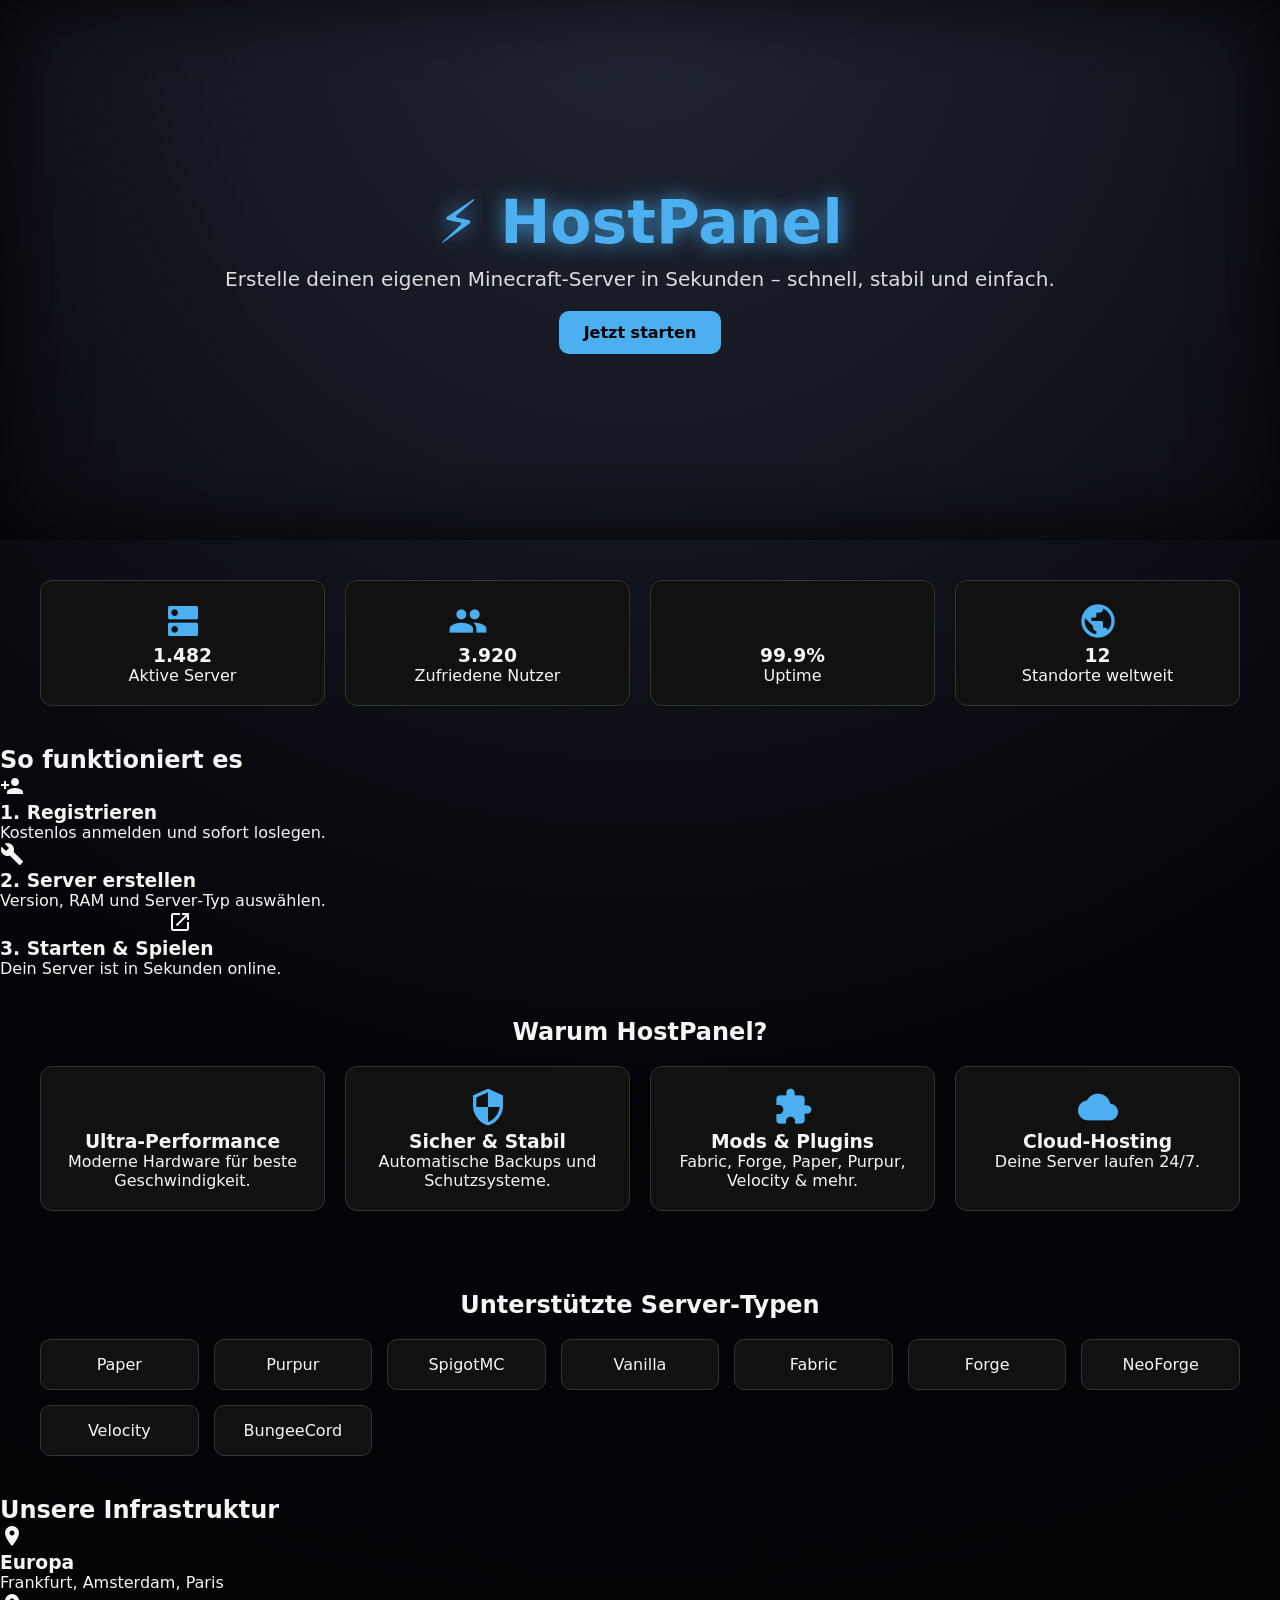
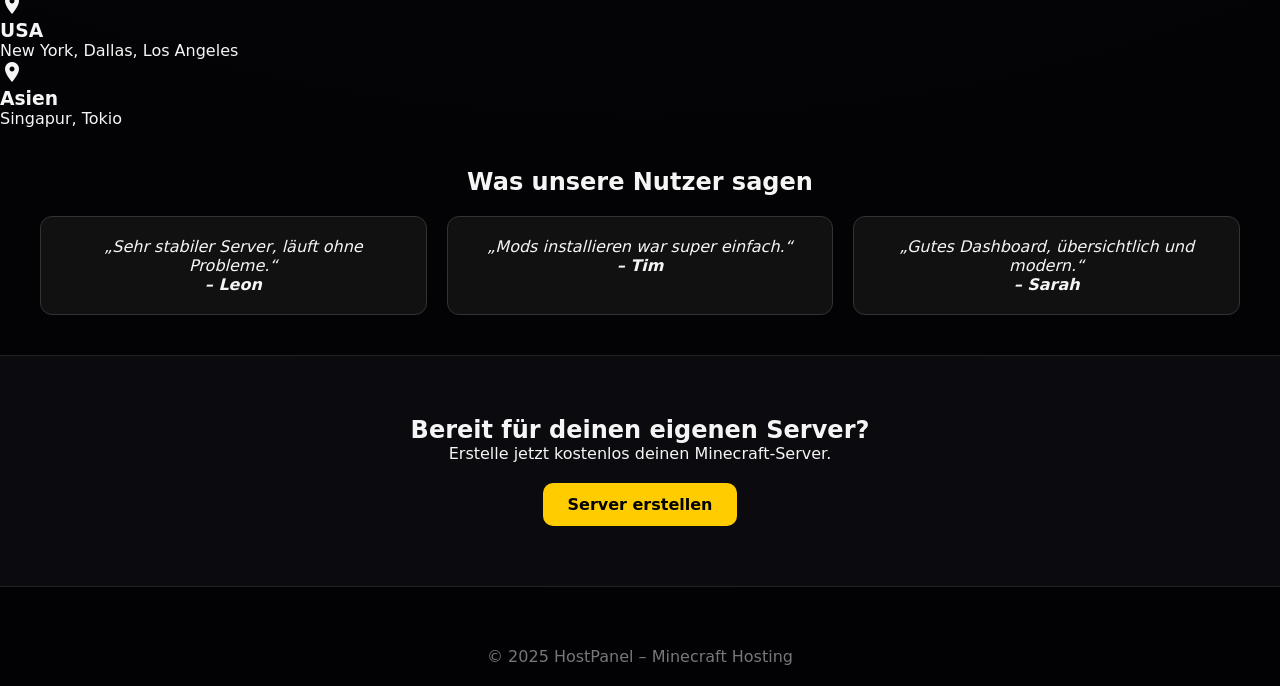
<file: index.html>
<!DOCTYPE html>
<html lang="de">
<head>
  <meta charset="UTF-8">
  <title>HostPanel – Minecraft Hosting</title>
  <link rel="stylesheet" href="style.css">
  <link href="https://fonts.googleapis.com/icon?family=Material+Icons" rel="stylesheet">
</head>
<body>

<!-- HERO SECTION -->
<section class="hero">
  <div class="hero-content">
    <h1>⚡ HostPanel</h1>
    <p>Erstelle deinen eigenen Minecraft‑Server in Sekunden – schnell, stabil und einfach.</p>
    <a href="dashboard.html" class="hero-btn">Jetzt starten</a>
  </div>
</section>

<!-- LIVE STATS -->
<section class="stats">
  <div class="stat-card">
    <span class="material-icons">dns</span>
    <h3>1.482</h3>
    <p>Aktive Server</p>
  </div>

  <div class="stat-card">
    <span class="material-icons">groups</span>
    <h3>3.920</h3>
    <p>Zufriedene Nutzer</p>
  </div>

  <div class="stat-card">
    <span class="material-icons">speed</span>
    <h3>99.9%</h3>
    <p>Uptime</p>
  </div>

  <div class="stat-card">
    <span class="material-icons">public</span>
    <h3>12</h3>
    <p>Standorte weltweit</p>
  </div>
</section>

<!-- HOW IT WORKS -->
<section class="how">
  <h2>So funktioniert es</h2>

  <div class="how-grid">
    <div class="how-card">
      <span class="material-icons">person_add</span>
      <h3>1. Registrieren</h3>
      <p>Kostenlos anmelden und sofort loslegen.</p>
    </div>

    <div class="how-card">
      <span class="material-icons">build</span>
      <h3>2. Server erstellen</h3>
      <p>Version, RAM und Server‑Typ auswählen.</p>
    </div>

    <div class="how-card">
      <span class="material-icons">rocket_launch</span>
      <h3>3. Starten & Spielen</h3>
      <p>Dein Server ist in Sekunden online.</p>
    </div>
  </div>
</section>

<!-- FEATURES -->
<section class="features">
  <h2>Warum HostPanel?</h2>

  <div class="feature-grid">

    <div class="feature-card">
      <span class="material-icons">bolt</span>
      <h3>Ultra‑Performance</h3>
      <p>Moderne Hardware für beste Geschwindigkeit.</p>
    </div>

    <div class="feature-card">
      <span class="material-icons">security</span>
      <h3>Sicher & Stabil</h3>
      <p>Automatische Backups und Schutzsysteme.</p>
    </div>

    <div class="feature-card">
      <span class="material-icons">extension</span>
      <h3>Mods & Plugins</h3>
      <p>Fabric, Forge, Paper, Purpur, Velocity & mehr.</p>
    </div>

    <div class="feature-card">
      <span class="material-icons">cloud</span>
      <h3>Cloud‑Hosting</h3>
      <p>Deine Server laufen 24/7.</p>
    </div>

  </div>
</section>

<!-- SERVER TYPES -->
<section class="server-types">
  <h2>Unterstützte Server‑Typen</h2>

  <div class="type-grid">
    <div class="type-card"><span>Paper</span></div>
    <div class="type-card"><span>Purpur</span></div>
    <div class="type-card"><span>SpigotMC</span></div>
    <div class="type-card"><span>Vanilla</span></div>
    <div class="type-card"><span>Fabric</span></div>
    <div class="type-card"><span>Forge</span></div>
    <div class="type-card"><span>NeoForge</span></div>
    <div class="type-card"><span>Velocity</span></div>
    <div class="type-card"><span>BungeeCord</span></div>
  </div>
</section>

<!-- INFRASTRUCTURE -->
<section class="infra">
  <h2>Unsere Infrastruktur</h2>

  <div class="infra-grid">
    <div class="infra-card">
      <span class="material-icons">location_on</span>
      <h3>Europa</h3>
      <p>Frankfurt, Amsterdam, Paris</p>
    </div>

    <div class="infra-card">
      <span class="material-icons">location_on</span>
      <h3>USA</h3>
      <p>New York, Dallas, Los Angeles</p>
    </div>

    <div class="infra-card">
      <span class="material-icons">location_on</span>
      <h3>Asien</h3>
      <p>Singapur, Tokio</p>
    </div>
  </div>
</section>

<!-- REVIEWS -->
<section class="reviews">
  <h2>Was unsere Nutzer sagen</h2>

  <div class="review-grid">

    <div class="review-card">
      <p>„Sehr stabiler Server, läuft ohne Probleme.“</p>
      <h4>– Leon</h4>
    </div>

    <div class="review-card">
      <p>„Mods installieren war super einfach.“</p>
      <h4>– Tim</h4>
    </div>

    <div class="review-card">
      <p>„Gutes Dashboard, übersichtlich und modern.“</p>
      <h4>– Sarah</h4>
    </div>

  </div>
</section>

<!-- CTA -->
<section class="cta">
  <h2>Bereit für deinen eigenen Server?</h2>
  <p>Erstelle jetzt kostenlos deinen Minecraft‑Server.</p>
  <a href="dashboard.html" class="cta-btn">Server erstellen</a>
</section>

<!-- FOOTER -->
<footer>
  <p>© 2025 HostPanel – Minecraft Hosting</p>
</footer>

</body>
</html>
</file>
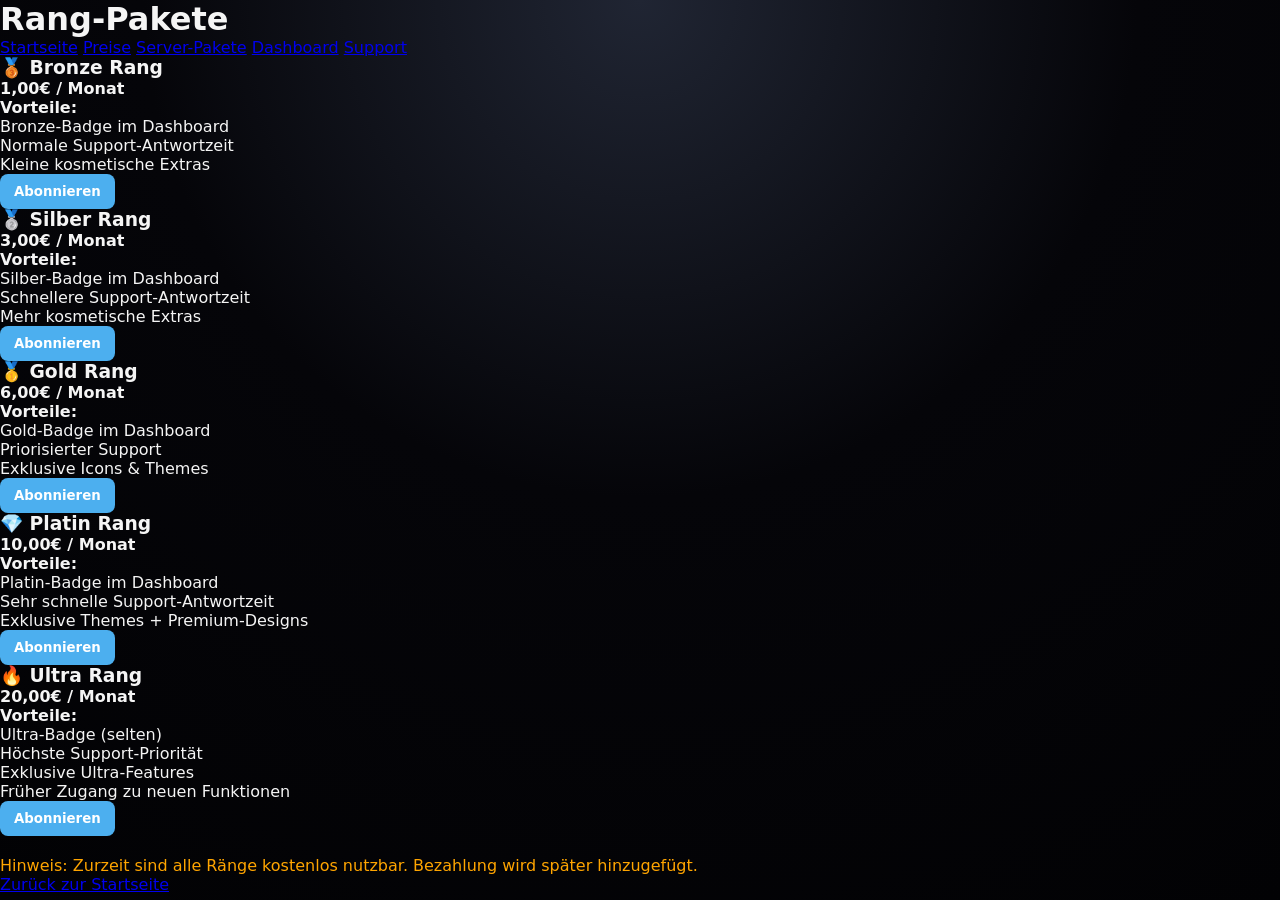
<file: preise.html>
<!DOCTYPE html>
<html lang="de">
<head>
  <meta charset="UTF-8">
  <title>Preise & Ränge</title>
  <link rel="stylesheet" href="style.css">
</head>
<body>

<header>
  <h1>Rang‑Pakete</h1>
  <nav>
    <a href="index.html">Startseite</a>
    <a href="preise.html">Preise</a>
    <a href="server-pakete.html">Server-Pakete</a>
    <a href="dashboard.html">Dashboard</a>
    <a href="support.html">Support</a>
  </nav>
</header>

<main>

  <!-- RANG 1 -->
  <div class="paket" data-rank="bronze">
    <h3>🥉 Bronze Rang</h3>
    <p><strong>1,00€ / Monat</strong></p>

    <h4>Vorteile:</h4>
    <ul>
      <li>Bronze‑Badge im Dashboard</li>
      <li>Normale Support‑Antwortzeit</li>
      <li>Kleine kosmetische Extras</li>
    </ul>

    <button class="abo-btn" onclick="subscribeRank('bronze')">Abonnieren</button>
  </div>

  <!-- RANG 2 -->
  <div class="paket" data-rank="silber">
    <h3>🥈 Silber Rang</h3>
    <p><strong>3,00€ / Monat</strong></p>

    <h4>Vorteile:</h4>
    <ul>
      <li>Silber‑Badge im Dashboard</li>
      <li>Schnellere Support‑Antwortzeit</li>
      <li>Mehr kosmetische Extras</li>
    </ul>

    <button class="abo-btn" onclick="subscribeRank('silber')">Abonnieren</button>
  </div>

  <!-- RANG 3 -->
  <div class="paket" data-rank="gold">
    <h3>🥇 Gold Rang</h3>
    <p><strong>6,00€ / Monat</strong></p>

    <h4>Vorteile:</h4>
    <ul>
      <li>Gold‑Badge im Dashboard</li>
      <li>Priorisierter Support</li>
      <li>Exklusive Icons & Themes</li>
    </ul>

    <button class="abo-btn" onclick="subscribeRank('gold')">Abonnieren</button>
  </div>

  <!-- RANG 4 -->
  <div class="paket" data-rank="platin">
    <h3>💎 Platin Rang</h3>
    <p><strong>10,00€ / Monat</strong></p>

    <h4>Vorteile:</h4>
    <ul>
      <li>Platin‑Badge im Dashboard</li>
      <li>Sehr schnelle Support‑Antwortzeit</li>
      <li>Exklusive Themes + Premium‑Designs</li>
    </ul>

    <button class="abo-btn" onclick="subscribeRank('platin')">Abonnieren</button>
  </div>

  <!-- RANG 5 -->
  <div class="paket" data-rank="ultra">
    <h3>🔥 Ultra Rang</h3>
    <p><strong>20,00€ / Monat</strong></p>

    <h4>Vorteile:</h4>
    <ul>
      <li>Ultra‑Badge (selten)</li>
      <li>Höchste Support‑Priorität</li>
      <li>Exklusive Ultra‑Features</li>
      <li>Früher Zugang zu neuen Funktionen</li>
    </ul>

    <button class="abo-btn" onclick="subscribeRank('ultra')">Abonnieren</button>
  </div>

  <!-- Hinweis -->
  <p style="margin-top:20px; color:orange;">
    Hinweis: Zurzeit sind alle Ränge kostenlos nutzbar. Bezahlung wird später hinzugefügt.
  </p>

  <p><a href="index.html">Zurück zur Startseite</a></p>

</main>

<script>
let activeRank = localStorage.getItem("rank") || null;

function subscribeRank(rank) {
  activeRank = rank;
  localStorage.setItem("rank", rank);
  updateRankButtons();
}

function unsubscribeRank() {
  activeRank = null;
  localStorage.setItem("rank", "free");
  updateRankButtons();
}

function updateRankButtons() {
  document.querySelectorAll(".abo-btn").forEach(btn => {
    const rank = btn.parentElement.getAttribute("data-rank");

    if (rank === activeRank) {
      btn.innerText = "Deabonnieren";
      btn.onclick = () => unsubscribeRank();
    } else {
      btn.innerText = "Abonnieren";
      btn.onclick = () => subscribeRank(rank);
    }
  });
}

updateRankButtons();
</script>
</file>
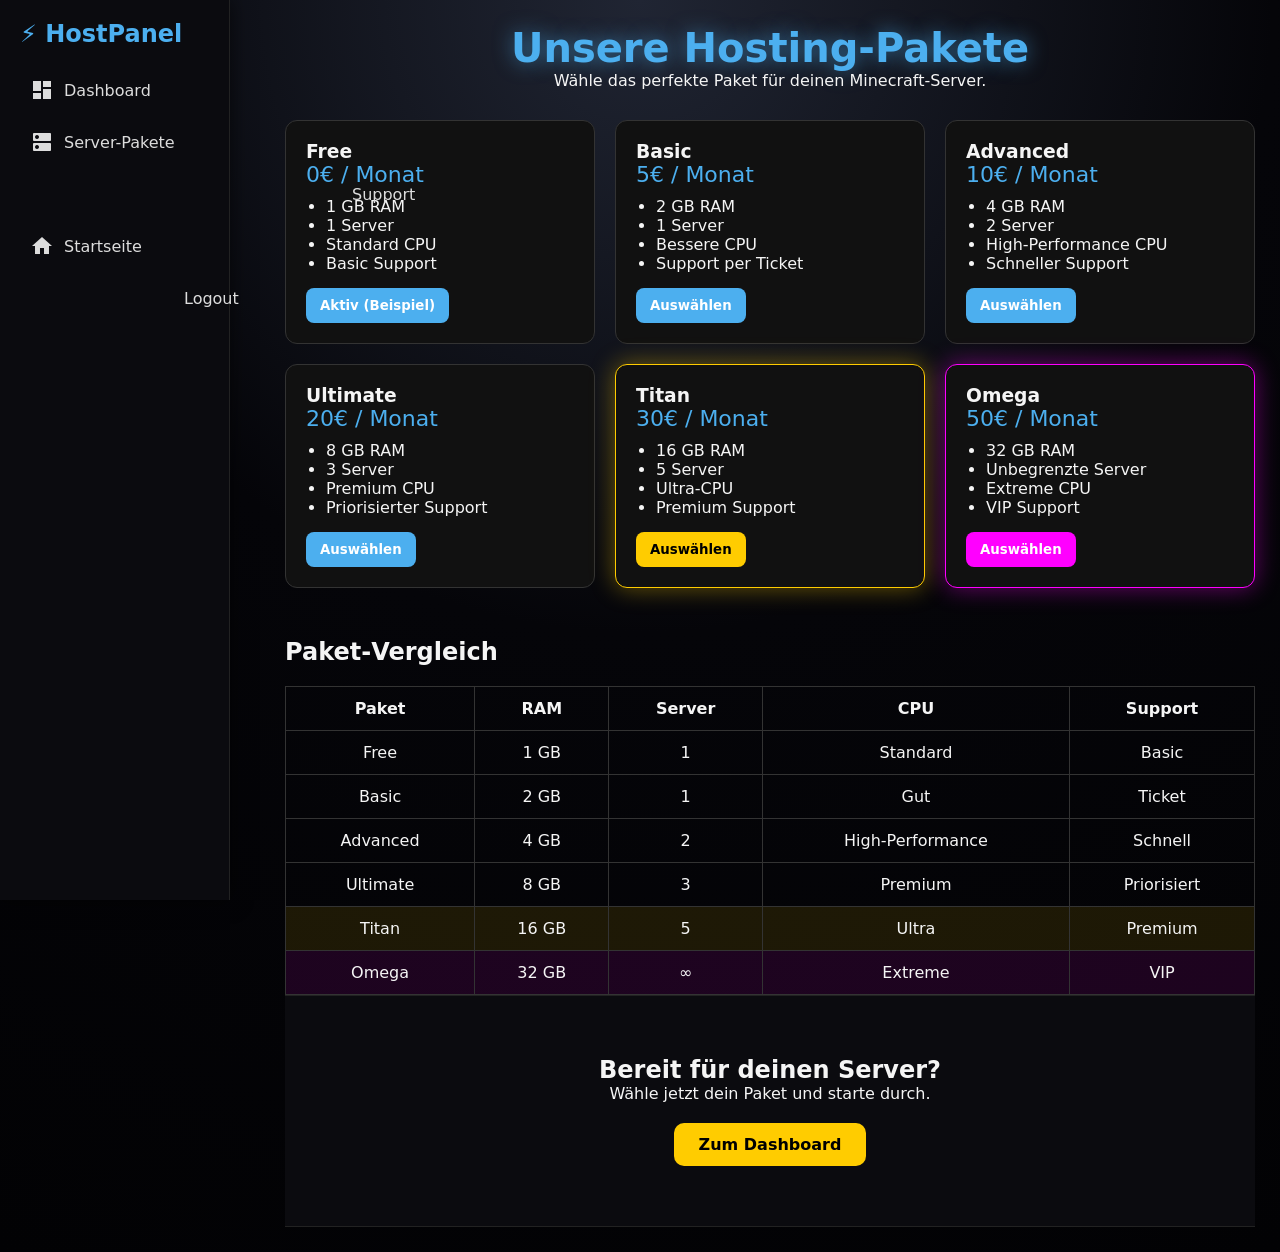
<file: server-pakete.html>
<!DOCTYPE html>
<html lang="de">
<head>
  <meta charset="UTF-8">
  <title>Pakete – HostPanel</title>
  <link rel="stylesheet" href="style.css">
  <link href="https://fonts.googleapis.com/icon?family=Material+Icons" rel="stylesheet">
</head>
<body>

<aside class="sidebar">
  <h2 class="logo">⚡ HostPanel</h2>

  <nav>
    <a href="dashboard.html"><span class="material-icons">dashboard</span> Dashboard</a>
    <a href="server-pakete.html"><span class="material-icons">dns</span> Server-Pakete</a>
    <a href="support.html"><span class="material-icons">support_agent</span> Support</a>
    <a href="index.html"><span class="material-icons">home</span> Startseite</a>
    <a href="login.html"><span class="material-icons">logout</span> Logout</a>
  </nav>
</aside>

<main class="content">

  <section class="pricing-header">
    <h1>Unsere Hosting‑Pakete</h1>
    <p>Wähle das perfekte Paket für deinen Minecraft‑Server.</p>
  </section>

  <!-- PAKETE GRID -->
  <section class="pricing-grid">

    <div class="pricing-card">
      <h3>Free</h3>
      <p class="price">0€ / Monat</p>
      <ul>
        <li>1 GB RAM</li>
        <li>1 Server</li>
        <li>Standard CPU</li>
        <li>Basic Support</li>
      </ul>
      <button disabled>Aktiv (Beispiel)</button>
    </div>

    <div class="pricing-card">
      <h3>Basic</h3>
      <p class="price">5€ / Monat</p>
      <ul>
        <li>2 GB RAM</li>
        <li>1 Server</li>
        <li>Bessere CPU</li>
        <li>Support per Ticket</li>
      </ul>
      <button>Auswählen</button>
    </div>

    <div class="pricing-card">
      <h3>Advanced</h3>
      <p class="price">10€ / Monat</p>
      <ul>
        <li>4 GB RAM</li>
        <li>2 Server</li>
        <li>High‑Performance CPU</li>
        <li>Schneller Support</li>
      </ul>
      <button>Auswählen</button>
    </div>

    <div class="pricing-card">
      <h3>Ultimate</h3>
      <p class="price">20€ / Monat</p>
      <ul>
        <li>8 GB RAM</li>
        <li>3 Server</li>
        <li>Premium CPU</li>
        <li>Priorisierter Support</li>
      </ul>
      <button>Auswählen</button>
    </div>

    <div class="pricing-card premium">
      <h3>Titan</h3>
      <p class="price">30€ / Monat</p>
      <ul>
        <li>16 GB RAM</li>
        <li>5 Server</li>
        <li>Ultra‑CPU</li>
        <li>Premium Support</li>
      </ul>
      <button class="premium-btn">Auswählen</button>
    </div>

    <div class="pricing-card omega">
      <h3>Omega</h3>
      <p class="price">50€ / Monat</p>
      <ul>
        <li>32 GB RAM</li>
        <li>Unbegrenzte Server</li>
        <li>Extreme CPU</li>
        <li>VIP Support</li>
      </ul>
      <button class="omega-btn">Auswählen</button>
    </div>

  </section>

  <!-- VERGLEICHSTABELLE -->
  <section class="compare">
    <h2>Paket‑Vergleich</h2>

    <table>
      <tr>
        <th>Paket</th>
        <th>RAM</th>
        <th>Server</th>
        <th>CPU</th>
        <th>Support</th>
      </tr>

      <tr>
        <td>Free</td>
        <td>1 GB</td>
        <td>1</td>
        <td>Standard</td>
        <td>Basic</td>
      </tr>

      <tr>
        <td>Basic</td>
        <td>2 GB</td>
        <td>1</td>
        <td>Gut</td>
        <td>Ticket</td>
      </tr>

      <tr>
        <td>Advanced</td>
        <td>4 GB</td>
        <td>2</td>
        <td>High‑Performance</td>
        <td>Schnell</td>
      </tr>

      <tr>
        <td>Ultimate</td>
        <td>8 GB</td>
        <td>3</td>
        <td>Premium</td>
        <td>Priorisiert</td>
      </tr>

      <tr class="titan-row">
        <td>Titan</td>
        <td>16 GB</td>
        <td>5</td>
        <td>Ultra</td>
        <td>Premium</td>
      </tr>

      <tr class="omega-row">
        <td>Omega</td>
        <td>32 GB</td>
        <td>∞</td>
        <td>Extreme</td>
        <td>VIP</td>
      </tr>
    </table>
  </section>

  <!-- CTA -->
  <section class="cta">
    <h2>Bereit für deinen Server?</h2>
    <p>Wähle jetzt dein Paket und starte durch.</p>
    <a href="dashboard.html" class="cta-btn">Zum Dashboard</a>
  </section>

</main>

</body>
</html>
</file>
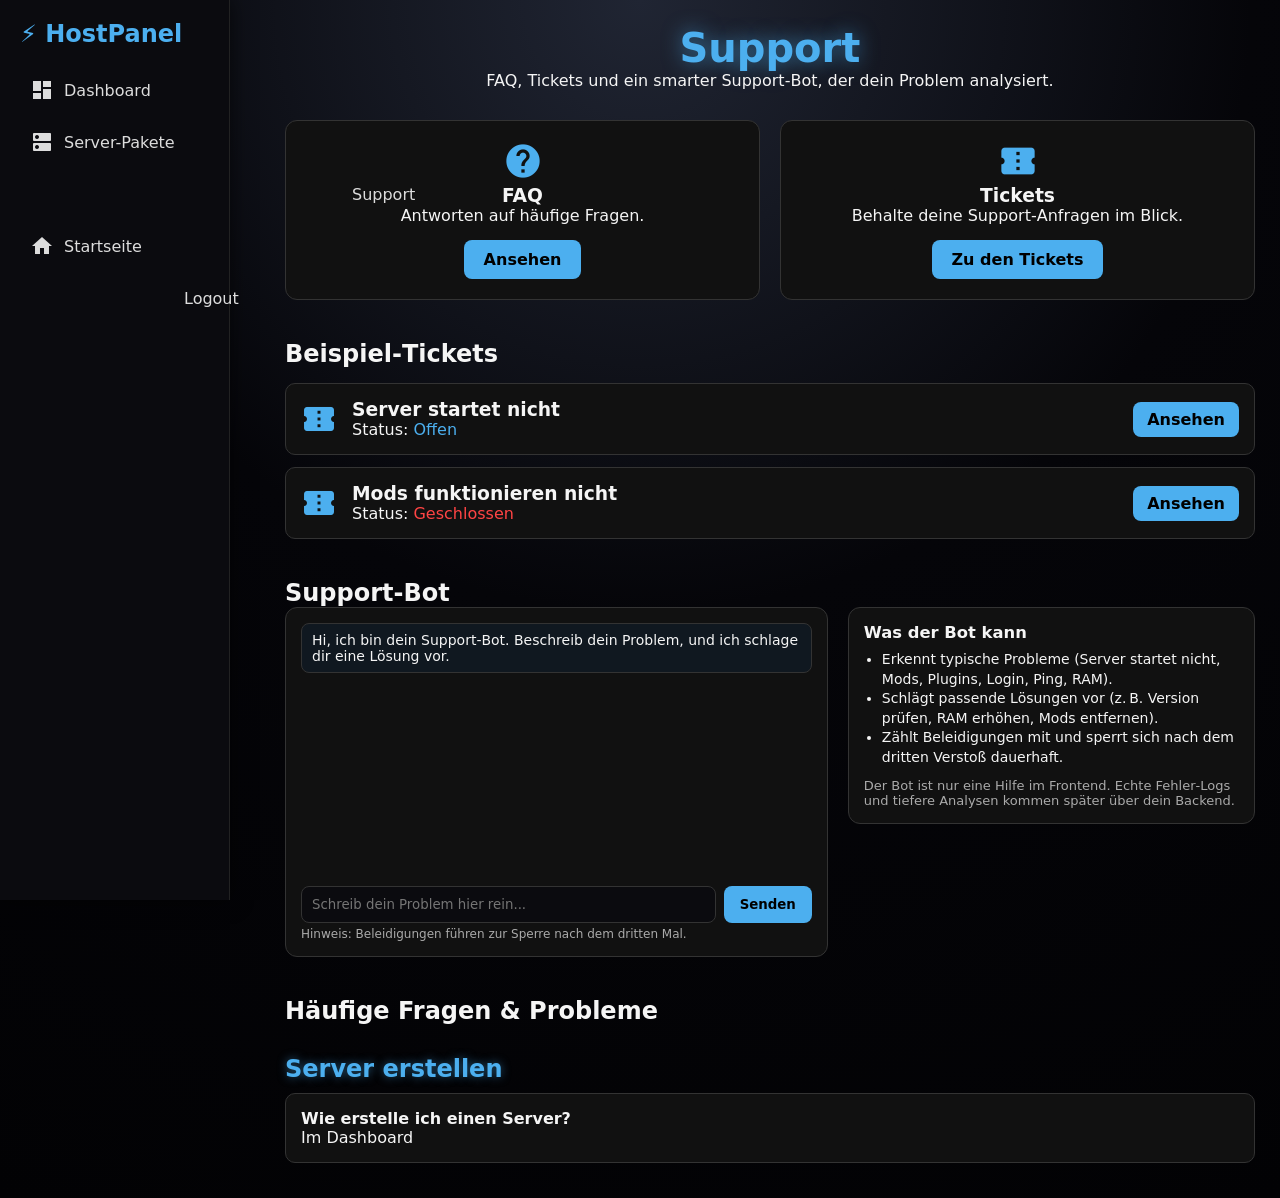
<file: support.html>
<!DOCTYPE html>
<html lang="de">
<head>
  <meta charset="UTF-8">
  <title>Support – HostPanel</title>
  <link href="https://fonts.googleapis.com/icon?family=Material+Icons" rel="stylesheet">
  <style>
    *{margin:0;padding:0;box-sizing:border-box;font-family:system-ui,sans-serif}
    body{background:radial-gradient(circle at top,#202533 0,#050509 45%,#020204 100%);color:#f5f5f5;min-height:100vh}
    .sidebar{position:fixed;left:0;top:0;width:230px;height:100%;background:#0b0b0f;border-right:1px solid #222;padding:20px;box-shadow:0 0 20px rgba(0,0,0,.6)}
    .logo{color:#4cafef;margin-bottom:20px}
    .sidebar nav a{display:flex;align-items:center;gap:10px;color:#ddd;text-decoration:none;padding:10px;border-radius:8px;margin-bottom:8px;transition:.2s}
    .sidebar nav a:hover{background:#1a1a1a;color:#fff}
    .content{margin-left:260px;padding:25px}
    .support-header{text-align:center;margin-bottom:30px}
    .support-header h1{font-size:40px;color:#4cafef;text-shadow:0 0 20px rgba(76,175,239,.6)}
    .support-grid{display:grid;grid-template-columns:repeat(auto-fit,minmax(240px,1fr));gap:20px;margin-bottom:30px}
    .support-card{background:#111;padding:20px;border-radius:12px;border:1px solid #333;text-align:center;transition:.25s}
    .support-card:hover{transform:translateY(-5px);box-shadow:0 0 25px rgba(0,150,255,.4)}
    .support-card .material-icons{font-size:40px;color:#4cafef}
    .support-btn{display:inline-block;margin-top:15px;padding:10px 20px;background:#4cafef;color:#000;border-radius:8px;text-decoration:none;font-weight:bold;transition:.2s;border:none;cursor:pointer}
    .support-btn:hover{background:#63c2ff;box-shadow:0 0 15px rgba(76,175,239,.6)}
    .ticket-list h2{margin-top:40px;margin-bottom:15px}
    .ticket-item{background:#111;border:1px solid #333;padding:15px;border-radius:10px;display:flex;align-items:center;gap:15px;margin-bottom:12px}
    .ticket-icon{font-size:36px;color:#4cafef}
    .ticket-open{color:#4cafef}
    .ticket-closed{color:#ff4444}
    .ticket-view-btn{margin-left:auto;background:#4cafef;padding:8px 14px;border-radius:8px;color:#000;text-decoration:none;font-weight:bold}
    .faq-section{margin-top:40px}
    .faq-section h2{margin-bottom:10px}
    .faq-category{margin-top:30px;margin-bottom:10px;font-size:24px;color:#4cafef;text-shadow:0 0 10px rgba(76,175,239,.5)}
    .faq-item{background:#111;padding:15px;border-radius:10px;border:1px solid #333;margin-bottom:10px;transition:.25s}
    .faq-item:hover{box-shadow:0 0 20px rgba(255,204,0,.3)}
    /* BOT */
    .bot-section{margin-top:40px}
    .bot-wrapper{display:grid;grid-template-columns:2fr 1.5fr;gap:20px;align-items:flex-start}
    .bot-box{background:#111;border:1px solid #333;border-radius:12px;padding:15px;display:flex;flex-direction:column;height:350px}
    .bot-messages{flex:1;overflow-y:auto;margin-bottom:10px}
    .bot-msg{margin-bottom:8px;padding:8px 10px;border-radius:8px;font-size:14px}
    .bot-msg.user{background:#1a1a1a;align-self:flex-end}
    .bot-msg.bot{background:#101820;border:1px solid #333}
    .bot-input-row{display:flex;gap:8px}
    .bot-input-row input{flex:1;padding:10px;border-radius:8px;border:1px solid #333;background:#0b0b0f;color:#fff}
    .bot-input-row button{padding:10px 16px;border-radius:8px;border:none;background:#4cafef;color:#000;font-weight:bold;cursor:pointer}
    .bot-status{font-size:12px;color:#aaa;margin-top:4px}
    .bot-warning{color:#ffcc00}
    .bot-locked{color:#ff4444}
    .bot-info{background:#111;border:1px solid #333;border-radius:12px;padding:15px;font-size:14px}
    @media(max-width:900px){.bot-wrapper{grid-template-columns:1fr}}
  </style>
</head>
<body>

<aside class="sidebar">
  <h2 class="logo">⚡ HostPanel</h2>
  <nav>
    <a href="dashboard.html"><span class="material-icons">dashboard</span> Dashboard</a>
    <a href="server-pakete.html"><span class="material-icons">dns</span> Server-Pakete</a>
    <a href="support.html"><span class="material-icons">support_agent</span> Support</a>
    <a href="index.html"><span class="material-icons">home</span> Startseite</a>
    <a href="login.html"><span class="material-icons">logout</span> Logout</a>
  </nav>
</aside>

<main class="content">

  <section class="support-header">
    <h1>Support</h1>
    <p>FAQ, Tickets und ein smarter Support‑Bot, der dein Problem analysiert.</p>
  </section>

  <section class="support-grid">
    <div class="support-card">
      <span class="material-icons">help</span>
      <h3>FAQ</h3>
      <p>Antworten auf häufige Fragen.</p>
      <a href="#faq" class="support-btn">Ansehen</a>
    </div>
    <div class="support-card">
      <span class="material-icons">confirmation_number</span>
      <h3>Tickets</h3>
      <p>Behalte deine Support‑Anfragen im Blick.</p>
      <a href="#tickets" class="support-btn">Zu den Tickets</a>
    </div>
  </section>

  <section id="tickets" class="ticket-list">
    <h2>Beispiel‑Tickets</h2>
    <div class="ticket-item">
      <span class="material-icons ticket-icon">confirmation_number</span>
      <div>
        <h3>Server startet nicht</h3>
        <p>Status: <span class="ticket-open">Offen</span></p>
      </div>
      <a href="#" class="ticket-view-btn">Ansehen</a>
    </div>
    <div class="ticket-item">
      <span class="material-icons ticket-icon">confirmation_number</span>
      <div>
        <h3>Mods funktionieren nicht</h3>
        <p>Status: <span class="ticket-closed">Geschlossen</span></p>
      </div>
      <a href="#" class="ticket-view-btn">Ansehen</a>
    </div>
  </section>

  <section class="bot-section">
    <h2>Support‑Bot</h2>
    <div class="bot-wrapper">
      <div class="bot-box">
        <div id="botMessages" class="bot-messages">
          <div class="bot-msg bot">Hi, ich bin dein Support‑Bot. Beschreib dein Problem, und ich schlage dir eine Lösung vor.</div>
        </div>
        <div class="bot-input-row">
          <input id="botInput" type="text" placeholder="Schreib dein Problem hier rein...">
          <button id="botSend">Senden</button>
        </div>
        <div id="botStatus" class="bot-status">Hinweis: Beleidigungen führen zur Sperre nach dem dritten Mal.</div>
      </div>
      <div class="bot-info">
        <h3>Was der Bot kann</h3>
        <ul style="margin-left:18px;margin-top:8px;line-height:1.4">
          <li>Erkennt typische Probleme (Server startet nicht, Mods, Plugins, Login, Ping, RAM).</li>
          <li>Schlägt passende Lösungen vor (z. B. Version prüfen, RAM erhöhen, Mods entfernen).</li>
          <li>Zählt Beleidigungen mit und sperrt sich nach dem dritten Verstoß dauerhaft.</li>
        </ul>
        <p style="margin-top:10px;font-size:13px;color:#aaa">
          Der Bot ist nur eine Hilfe im Frontend. Echte Fehler‑Logs und tiefere Analysen kommen später über dein Backend.
        </p>
      </div>
    </div>
  </section>

  <section id="faq" class="faq-section">
    <h2>Häufige Fragen & Probleme</h2>

    <h3 class="faq-category">Server erstellen</h3>
    <div class="faq-item"><h4>Wie erstelle ich einen Server?</h4><p>Im Dashboard
</file>
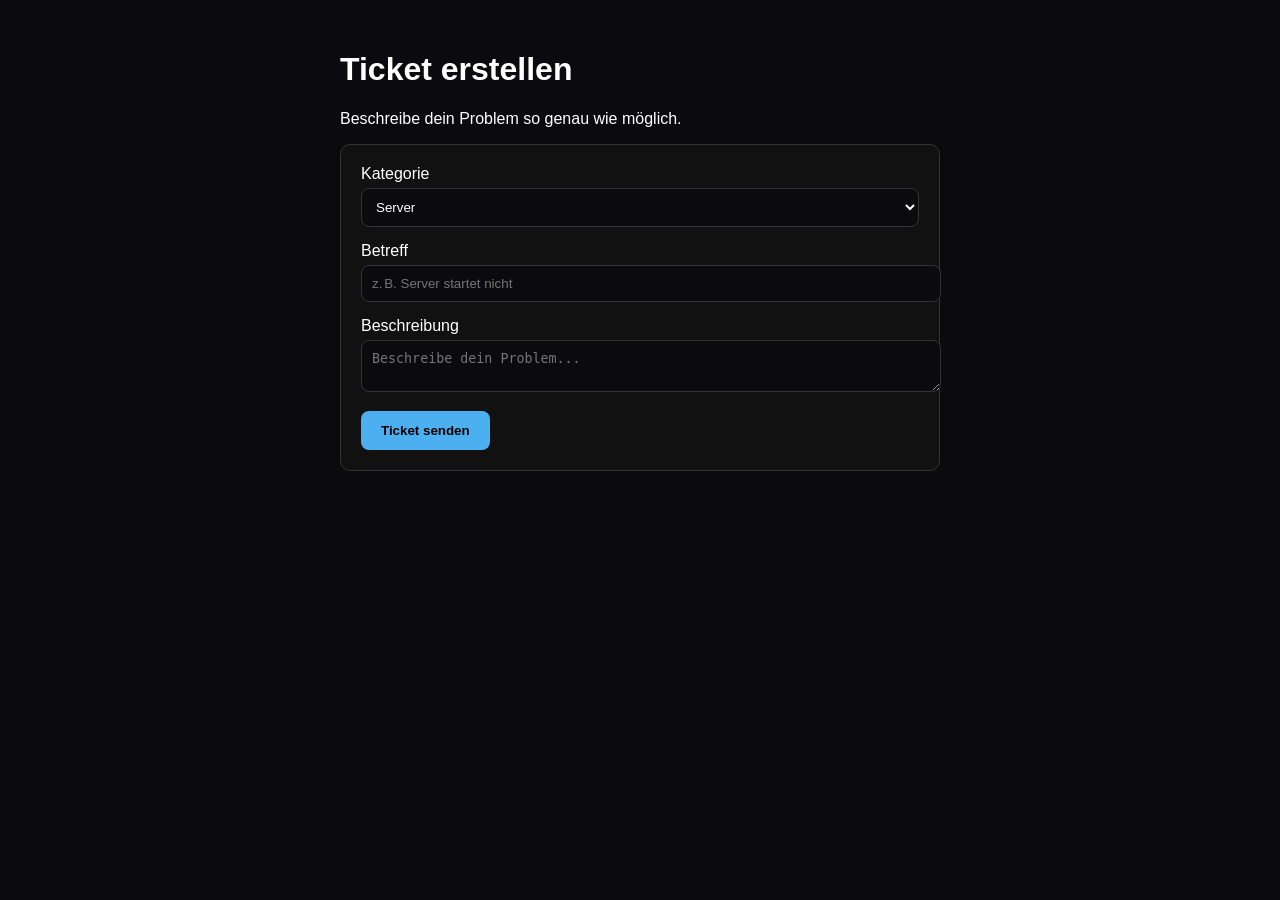
<file: ticket-erstellen.html>
<!DOCTYPE html>
<html lang="de">
<head>
  <meta charset="UTF-8">
  <title>Ticket erstellen</title>
  <link href="https://fonts.googleapis.com/icon?family=Material+Icons" rel="stylesheet">

  <style>
    body {
      background: #0b0b0f;
      color: #fff;
      font-family: Arial, sans-serif;
      margin: 0;
      padding: 0;
    }

    .content {
      padding: 30px;
      max-width: 600px;
      margin: auto;
    }

    .ticket-form {
      background: #111;
      padding: 20px;
      border-radius: 10px;
      border: 1px solid #333;
    }

    input, select, textarea {
      width: 100%;
      padding: 10px;
      margin-top: 5px;
      margin-bottom: 15px;
      border-radius: 8px;
      border: 1px solid #333;
      background: #0b0b0f;
      color: #fff;
    }

    button {
      padding: 12px 20px;
      background: #4cafef;
      border: none;
      border-radius: 8px;
      color: #000;
      font-weight: bold;
      cursor: pointer;
    }

    button:hover {
      background: #63c2ff;
    }
  </style>
</head>
<body>

<main class="content">

  <h1>Ticket erstellen</h1>
  <p>Beschreibe dein Problem so genau wie möglich.</p>

  <div class="ticket-form">

    <label>Kategorie</label>
    <select id="category">
      <option>Server</option>
      <option>Mods</option>
      <option>Plugins</option>
      <option>Performance</option>
      <option>Netzwerk</option>
      <option>Login</option>
      <option>Sonstiges</option>
    </select>

    <label>Betreff</label>
    <input id="subject" type="text" placeholder="z. B. Server startet nicht">

    <label>Beschreibung</label>
    <textarea id="message" placeholder="Beschreibe dein Problem..."></textarea>

    <!-- WICHTIG: Der Button ruft die Funktion auf -->
    <button onclick="sendTicket()">Ticket senden</button>

  </div>

</main>

<script>
async function sendTicket() {
  console.log("sendTicket() wurde ausgeführt"); // Test

  const category = document.getElementById("category").value;
  const subject = document.getElementById("subject").value;
  const message = document.getElementById("message").value;

  if (!subject || !message) {
    alert("Bitte Betreff und Beschreibung ausfüllen.");
    return;
  }

  try {
    const res = await fetch("http://localhost:3000/api/ticket", {
      method: "POST",
      headers: { "Content-Type": "application/json" },
      body: JSON.stringify({ category, subject, message })
    });

    const data = await res.json();

    if (data.success) {
      alert("Ticket wurde erfolgreich erstellt!");
    } else {
      alert("Fehler beim Erstellen des Tickets.");
    }
  } catch (err) {
    alert("Backend nicht erreichbar!");
  }
}
</script>

</body>
</html>
</file>
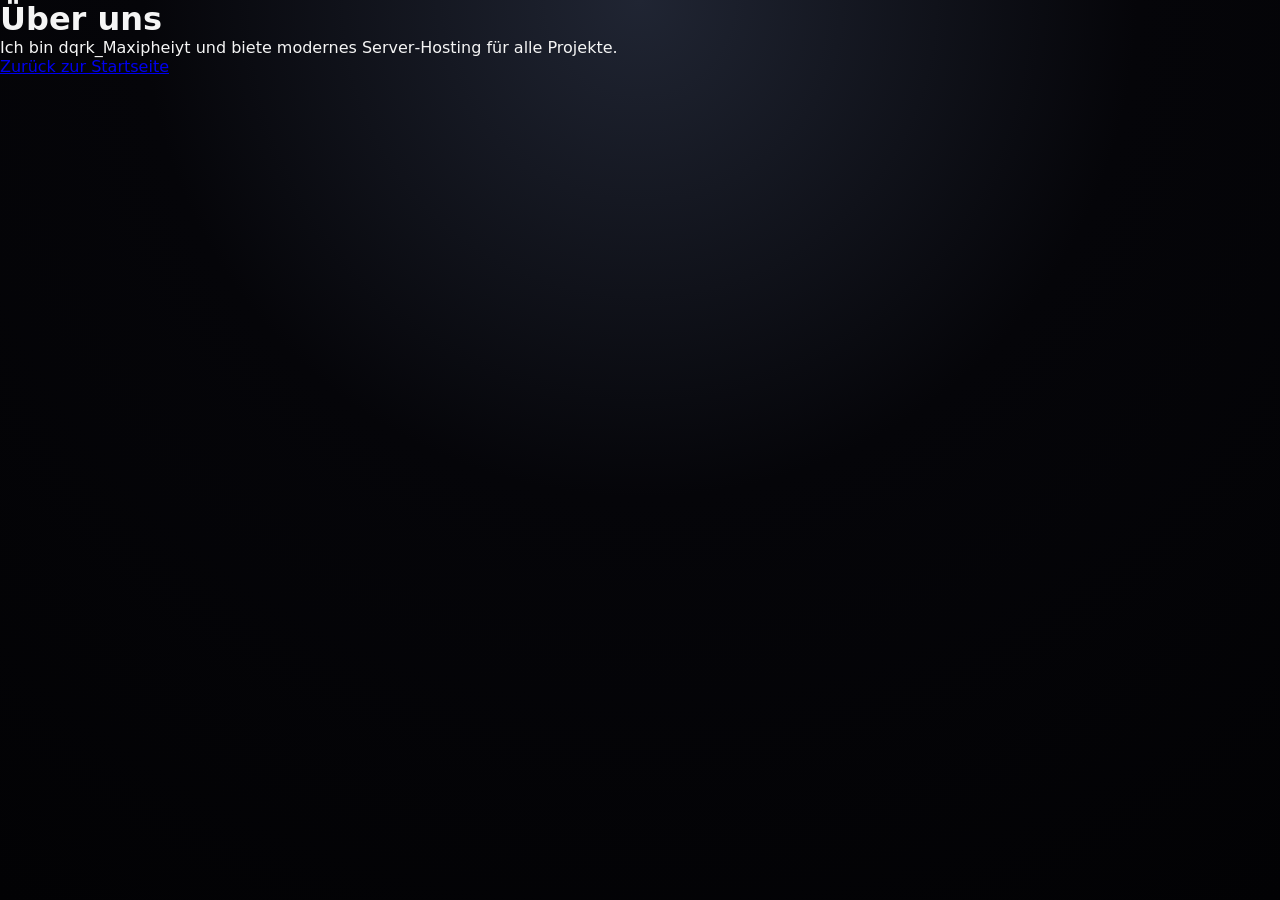
<file: ueber-uns.html>
<!DOCTYPE html>
<html lang="de">
<head>
  <meta charset="UTF-8">
  <title>Über uns – Server Hosting</title>
  <link rel="stylesheet" href="style.css">
</head>
<body>
  <header>
    <h1>Über uns</h1>
  </header>

  <main>
    <p>Ich bin dqrk_Maxipheiyt und biete modernes Server‑Hosting für alle Projekte.</p>
    <p><a href="index.html">Zurück zur Startseite</a></p>
  </main>
</body>
</html>
</file>
<file: style.css>
/* ===== Grundlayout ===== */

* {
  margin: 0;
  padding: 0;
  box-sizing: border-box;
  font-family: system-ui, sans-serif;
}

body {
  background: radial-gradient(circle at top, #202533 0, #050509 45%, #020204 100%);
  color: #f5f5f5;
  min-height: 100vh;
}

/* ===== SIDEBAR ===== */

.sidebar {
  position: fixed;
  left: 0;
  top: 0;
  width: 230px;
  height: 100%;
  background: #0b0b0f;
  border-right: 1px solid #222;
  padding: 20px;
  box-shadow: 0 0 20px rgba(0,0,0,0.6);
}

.sidebar .logo {
  color: #4cafef;
  margin-bottom: 20px;
}

.sidebar nav a {
  display: flex;
  align-items: center;
  gap: 10px;
  color: #ddd;
  text-decoration: none;
  padding: 10px;
  border-radius: 8px;
  margin-bottom: 8px;
  transition: 0.2s;
}

.sidebar nav a:hover {
  background: #1a1a1a;
  color: #fff;
}

/* ===== MAIN CONTENT ===== */

.content {
  margin-left: 260px;
  padding: 25px;
}

/* ===== Profil Button ===== */

.profile-button {
  position: fixed;
  top: 15px;
  right: 20px;
  cursor: pointer;
  z-index: 999;
}

.profile-button .material-icons {
  font-size: 38px;
  color: #4cafef;
  transition: 0.2s;
}

.profile-button:hover .material-icons {
  color: #63c2ff;
  transform: scale(1.1);
}

/* ===== Profil Popup ===== */

.profile-popup {
  position: fixed;
  top: 70px;
  right: 20px;
  background: #111;
  border: 1px solid #333;
  padding: 15px;
  width: 200px;
  border-radius: 12px;
  display: none;
  box-shadow: 0 0 20px rgba(0,150,255,0.4);
  z-index: 999;
}

.profile-popup .avatar {
  width: 70px;
  height: 70px;
  border-radius: 50%;
  display: block;
  margin: auto;
}

.rank-badge {
  background: #4cafef;
  padding: 4px 10px;
  border-radius: 6px;
  display: inline-block;
  margin-top: 5px;
}

.profile-link {
  display: block;
  margin-top: 10px;
  text-align: center;
  background: #4cafef;
  padding: 8px;
  border-radius: 8px;
  text-decoration: none;
  color: #000;
  font-weight: bold;
}

/* ===== Server Grid ===== */

.server-grid {
  display: grid;
  grid-template-columns: repeat(auto-fit, minmax(260px, 1fr));
  gap: 18px;
}

/* ===== Server Cards ===== */

.server-card {
  background: #111;
  border: 1px solid #333;
  padding: 20px;
  border-radius: 12px;
  transition: 0.25s ease;
  position: relative;
  overflow: hidden;
}

.server-card:hover {
  transform: translateY(-6px);
  box-shadow: 0 0 35px rgba(0,150,255,0.5);
}

.server-card::before {
  content: "";
  position: absolute;
  top: -50%;
  left: -50%;
  width: 200%;
  height: 200%;
  background: radial-gradient(circle, rgba(0,150,255,0.15), transparent 60%);
  transform: rotate(25deg);
  opacity: 0;
  transition: opacity 0.4s ease;
}

.server-card:hover::before {
  opacity: 1;
}

/* ===== Offline Glow (Rot) ===== */

.server-offline {
  border: 1px solid #ff4444 !important;
  box-shadow: 0 0 25px rgba(255,68,68,0.5) !important;
}

/* ===== Premium Glow ===== */

[data-plan="titan"] {
  border: 1px solid #ffcc00;
  box-shadow: 0 0 25px rgba(255,204,0,0.5);
}

[data-plan="omega"] {
  border: 1px solid #ff00ff;
  box-shadow: 0 0 30px rgba(255,0,255,0.5);
}

/* ===== Buttons ===== */

button {
  background: #4cafef;
  border: none;
  color: #fff;
  padding: 10px 14px;
  border-radius: 8px;
  cursor: pointer;
  font-weight: 600;
  transition: 0.2s;
}

button:hover {
  transform: translateY(-2px);
  box-shadow: 0 0 10px rgba(76,175,239,0.5);
}

button.warn {
  background: #ff4444;
}

button.warn:hover {
  background: #ff6666;
  box-shadow: 0 0 10px rgba(255,68,68,0.6);
}

/* ===== Create Server ===== */

.create-server input,
.create-server select {
  width: 100%;
  padding: 11px;
  margin: 7px 0;
  border-radius: 8px;
  border: 1px solid #333;
  background: #101010;
  color: #f5f5f5;
}

/* ===== Logs ===== */

.logs-section pre {
  background: #050505;
  border-radius: 10px;
  border: 1px solid #333;
  padding: 18px;
  height: 230px;
  overflow-y: auto;
  font-family: "Consolas", monospace;
}

/* ===== Mods ===== */

.mods-upload {
  display: flex;
  gap: 10px;
  margin-bottom: 15px;
}

.mods-list {
  background: #080808;
  border-radius: 10px;
  border: 1px solid #333;
  padding: 15px;
}
/* ===== HERO SECTION ===== */

.hero {
  height: 60vh;
  background: url('https://i.imgur.com/3ZQ3ZQF.jpeg') center/cover no-repeat;
  display: flex;
  align-items: center;
  justify-content: center;
  text-align: center;
  padding: 40px;
  box-shadow: inset 0 0 80px rgba(0,0,0,0.8);
}

.hero-content h1 {
  font-size: 60px;
  color: #4cafef;
  text-shadow: 0 0 20px rgba(76,175,239,0.8);
}

.hero-content p {
  font-size: 20px;
  margin-top: 10px;
  color: #ddd;
}

.hero-btn {
  display: inline-block;
  margin-top: 20px;
  padding: 12px 25px;
  background: #4cafef;
  color: #000;
  font-weight: bold;
  border-radius: 10px;
  text-decoration: none;
  transition: 0.2s;
}

.hero-btn:hover {
  background: #63c2ff;
  box-shadow: 0 0 20px rgba(76,175,239,0.7);
}

/* ===== FEATURES ===== */

.features {
  padding: 40px;
  text-align: center;
}

.feature-grid {
  display: grid;
  grid-template-columns: repeat(auto-fit, minmax(220px, 1fr));
  gap: 20px;
  margin-top: 20px;
}

.feature-card {
  background: #111;
  padding: 20px;
  border-radius: 12px;
  border: 1px solid #333;
  transition: 0.25s;
}

.feature-card:hover {
  transform: translateY(-5px);
  box-shadow: 0 0 25px rgba(0,150,255,0.4);
}

.feature-card .material-icons {
  font-size: 40px;
  color: #4cafef;
}

/* ===== PRICING PREVIEW ===== */

.pricing-preview {
  padding: 40px;
  text-align: center;
}

.pricing-grid {
  display: grid;
  grid-template-columns: repeat(auto-fit, minmax(220px, 1fr));
  gap: 20px;
  margin-top: 20px;
}

.pricing-card {
  background: #111;
  padding: 20px;
  border-radius: 12px;
  border: 1px solid #333;
  transition: 0.25s;
}

.pricing-card:hover {
  transform: translateY(-5px);
  box-shadow: 0 0 25px rgba(0,150,255,0.4);
}

.pricing-card.premium {
  border-color: #ffcc00;
  box-shadow: 0 0 25px rgba(255,204,0,0.4);
}

.pricing-card.omega {
  border-color: #ff00ff;
  box-shadow: 0 0 25px rgba(255,0,255,0.4);
}

.pricing-btn {
  display: inline-block;
  margin-top: 15px;
  padding: 10px 20px;
  background: #4cafef;
  color: #000;
  border-radius: 8px;
  text-decoration: none;
  font-weight: bold;
}

/* ===== FOOTER ===== */

footer {
  text-align: center;
  padding: 20px;
  color: #777;
  margin-top: 40px;
}
/* ===== STATS ===== */

.stats {
  display: grid;
  grid-template-columns: repeat(auto-fit, minmax(180px, 1fr));
  gap: 20px;
  padding: 40px;
  text-align: center;
}

.stat-card {
  background: #111;
  padding: 20px;
  border-radius: 12px;
  border: 1px solid #333;
  transition: 0.25s;
}

.stat-card:hover {
  transform: translateY(-5px);
  box-shadow: 0 0 25px rgba(0,150,255,0.4);
}

.stat-card .material-icons {
  font-size: 40px;
  color: #4cafef;
}

/* ===== SERVER TYPES ===== */

.server-types {
  padding: 40px;
  text-align: center;
}

.type-grid {
  display: grid;
  grid-template-columns: repeat(auto-fit, minmax(140px, 1fr));
  gap: 15px;
  margin-top: 20px;
}

.type-card {
  background: #111;
  padding: 15px;
  border-radius: 10px;
  border: 1px solid #333;
  transition: 0.25s;
}

.type-card:hover {
  transform: translateY(-5px);
  box-shadow: 0 0 25px rgba(255,204,0,0.4);
}

/* ===== REVIEWS ===== */

.reviews {
  padding: 40px;
  text-align: center;
}

.review-grid {
  display: grid;
  grid-template-columns: repeat(auto-fit, minmax(260px, 1fr));
  gap: 20px;
  margin-top: 20px;
}

.review-card {
  background: #111;
  padding: 20px;
  border-radius: 12px;
  border: 1px solid #333;
  font-style: italic;
  transition: 0.25s;
}

.review-card:hover {
  transform: translateY(-5px);
  box-shadow: 0 0 25px rgba(255,68,68,0.4);
}

/* ===== CTA ===== */

.cta {
  padding: 60px;
  text-align: center;
  background: #0b0b0f;
  border-top: 1px solid #222;
  border-bottom: 1px solid #222;
}

.cta-btn {
  display: inline-block;
  margin-top: 20px;
  padding: 12px 25px;
  background: #ffcc00;
  color: #000;
  font-weight: bold;
  border-radius: 10px;
  text-decoration: none;
  transition: 0.2s;
}

.cta-btn:hover {
  background: #ffe066;
  box-shadow: 0 0 20px rgba(255,204,0,0.7);
}
/* ===== PRICING PAGE ===== */

.pricing-header {
  text-align: center;
  margin-bottom: 30px;
}

.pricing-header h1 {
  font-size: 40px;
  color: #4cafef;
  text-shadow: 0 0 20px rgba(76,175,239,0.6);
}

.pricing-grid {
  display: grid;
  grid-template-columns: repeat(auto-fit, minmax(240px, 1fr));
  gap: 20px;
}

.pricing-card {
  background: #111;
  padding: 20px;
  border-radius: 12px;
  border: 1px solid #333;
  transition: 0.25s;
}

.pricing-card:hover {
  transform: translateY(-5px);
  box-shadow: 0 0 25px rgba(0,150,255,0.4);
}

.pricing-card.premium {
  border-color: #ffcc00;
  box-shadow: 0 0 25px rgba(255,204,0,0.4);
}

.pricing-card.omega {
  border-color: #ff00ff;
  box-shadow: 0 0 25px rgba(255,0,255,0.4);
}

.price {
  font-size: 22px;
  margin-bottom: 10px;
  color: #4cafef;
}

.pricing-card ul {
  margin: 10px 0 15px 20px;
}

.premium-btn {
  background: #ffcc00;
  color: #000;
}

.omega-btn {
  background: #ff00ff;
}

/* ===== VERGLEICHSTABELLE ===== */

.compare {
  margin-top: 50px;
}

.compare table {
  width: 100%;
  border-collapse: collapse;
  margin-top: 20px;
}

.compare th, .compare td {
  padding: 12px;
  border: 1px solid #333;
  text-align: center;
}

.titan-row {
  background: rgba(255,204,0,0.1);
}

.omega-row {
  background: rgba(255,0,255,0.1);
}
</file>
